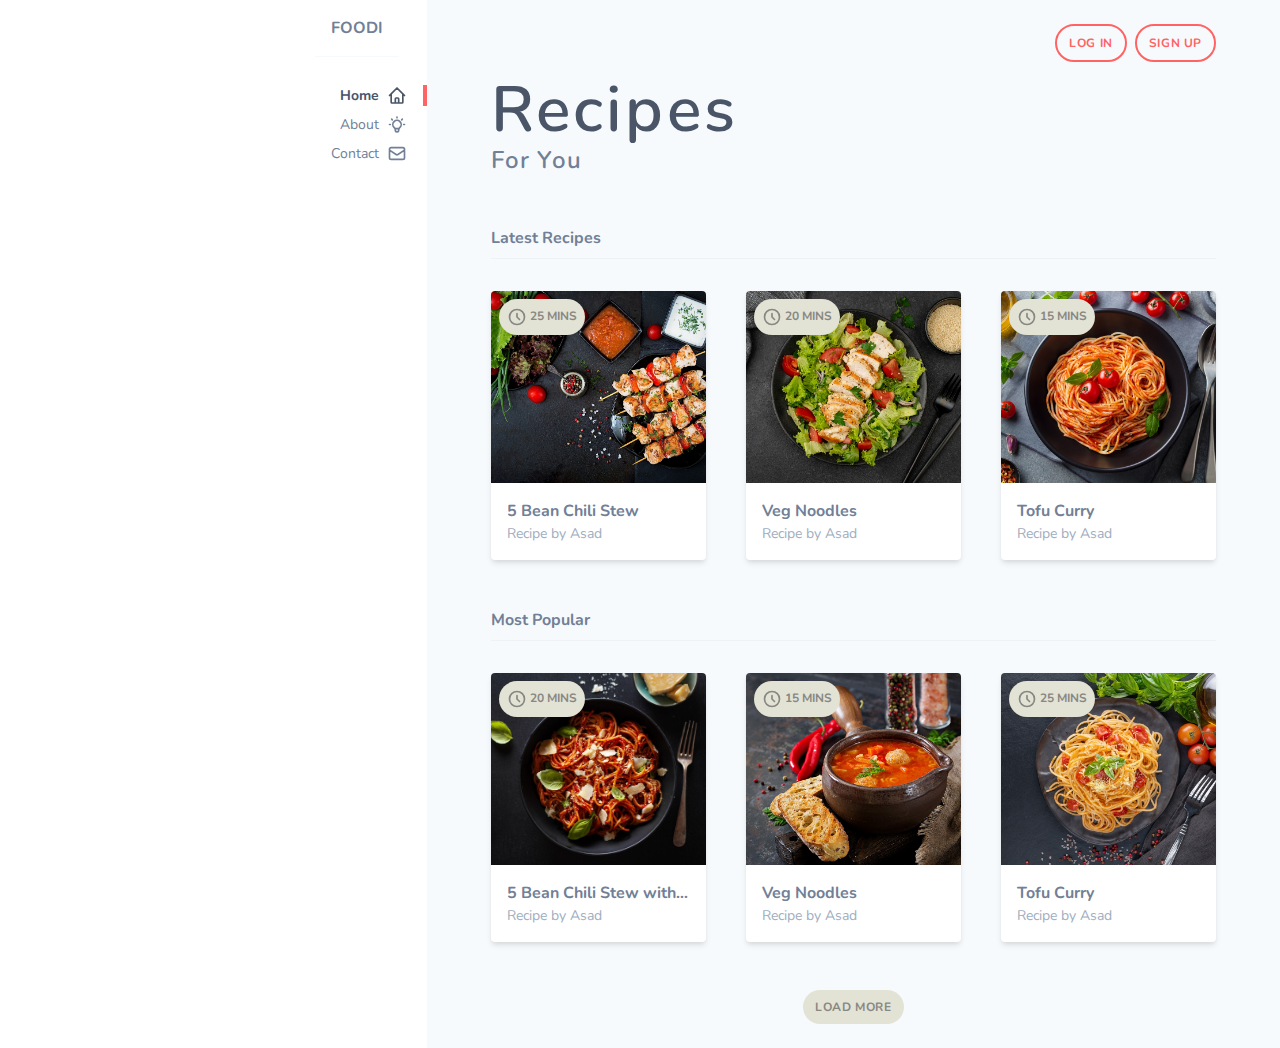
<file: 01-Foodi-app/public/index.html>
<html lang="en">
<head>
  <meta charset="UTF-8">
  <meta name="viewport" content="width=device-width, initial-scale=1.0">
  <link rel="shortcut icon" href="./img/favicon.ico" type="image/x-icon">
  <link rel="stylesheet" href="styles.css">
  <title>Foodi App</title>
</head>
<body class="text-gray-600 font-body">

  <div class="grid md:grid-cols-3">
    <div class="md:col-span-1 md:flex md:justify-end">
      <nav class="text-right">
        <div class="flex justify-between items-center">
          <h1 class="font-bold uppercase p-4 border-b border-gray-100">
            <a href="/" class="hover:text-gray-700">Foodi</a>
          </h1>
          <div class="px-4 cursor-pointer md:hidden" id="burger">
            <svg class="w-6 h-6" fill="none" stroke-linecap="round" stroke-linejoin="round" stroke-width="2" stroke="currentColor" viewBox="0 0 24 24"><path d="M4 6h16M4 12h16M4 18h16"></path></svg>
          </div>
        </div>
        <ul class="text-sm mt-6 hidden md:block" id="menu">
          <li class="text-gray-700 font-bold py-1">
            <a href="#" class="block px-4 flex justify-end border-r-4 border-primary">
              <span>Home</span>
              <svg class="w-5 ml-2" fill="none" stroke-linecap="round" stroke-linejoin="round" stroke-width="2" stroke="currentColor" viewBox="0 0 24 24"><path d="M3 12l2-2m0 0l7-7 7 7M5 10v10a1 1 0 001 1h3m10-11l2 2m-2-2v10a1 1 0 01-1 1h-3m-6 0a1 1 0 001-1v-4a1 1 0 011-1h2a1 1 0 011 1v4a1 1 0 001 1m-6 0h6"></path></svg>
            </a>
          </li>
          <li class="py-1">
            <a href="#" class="block px-4 flex justify-end border-r-4 border-white">
              <span>About</span>
              <svg class="w-5 ml-2" fill="none" stroke-linecap="round" stroke-linejoin="round" stroke-width="2" stroke="currentColor" viewBox="0 0 24 24"><path d="M9.663 17h4.673M12 3v1m6.364 1.636l-.707.707M21 12h-1M4 12H3m3.343-5.657l-.707-.707m2.828 9.9a5 5 0 117.072 0l-.548.547A3.374 3.374 0 0014 18.469V19a2 2 0 11-4 0v-.531c0-.895-.356-1.754-.988-2.386l-.548-.547z"></path></svg>
            </a>
          </li>
          <li class="py-1">
            <a href="#" class="block px-4 flex justify-end border-r-4 border-white">
              <span>Contact</span>
              <svg class="w-5 ml-2" fill="none" stroke-linecap="round" stroke-linejoin="round" stroke-width="2" stroke="currentColor" viewBox="0 0 24 24"><path d="M3 8l7.89 5.26a2 2 0 002.22 0L21 8M5 19h14a2 2 0 002-2V7a2 2 0 00-2-2H5a2 2 0 00-2 2v10a2 2 0 002 2z"></path></svg>
            </a>
          </li>
        </ul>
      </nav>
    </div>
  
    <main class="px-16 py-6 md:col-span-2 bg-gray-100">
      <div class="flex justify-center md:justify-end">
        <a href="#" class="btn text-primary border-primary md:border-2 hover:bg-primary hover:text-white transition ease-out duration-500">Log in</a>
        <a href="#" class="btn text-primary ml-2 border-primary md:border-2 hover:bg-primary hover:text-white transition ease-out duration-500">Sign up</a>
      </div>

      <header class="mt-4">
        <h2 class="text-gray-700 text-6xl font-semibold leading-none tracking-wider">Recipes</h2>
        <h3 class="text-2xl font-semibold tracking-wider">For You</h3>
      </header>

      <div>
        <h4 class="font-bold pb-2 mt-12 border-b border-gray-200">Latest Recipes</h4>
  
        <div class="mt-8 grid lg:grid-cols-3 gap-10">
          <!-- cards go here -->
          <div class="card hover:shadow-lg cursor-pointer"> 
            <img src="img/01.jpg" alt="stew" class="h-32 sm:h-48 w-full object-cover">
            <div class="m-4">
              <span class="font-bold">5 Bean Chili Stew</span>
              <span class="block text-gray-500 text-sm">Recipe by Asad</span>
            </div>
            <div class="badge">
              <svg class="inline-block w-5" fill="none" stroke-linecap="round" stroke-linejoin="round" stroke-width="2" stroke="currentColor" viewBox="0 0 24 24"><path d="M12 8v4l3 3m6-3a9 9 0 11-18 0 9 9 0 0118 0z"></path></svg>
              <span>25 mins</span>
            </div>
          </div>
          <div class="card hover:shadow-lg cursor-pointer"> 
            <img src="img/02.jpg" alt="noodles" class="h-32 sm:h-48 w-full object-cover">
            <div class="m-4">
              <span class="font-bold">Veg Noodles</span>
              <span class="block text-gray-500 text-sm">Recipe by Asad</span>
            </div>
            <div class="badge">
              <svg class="inline-block w-5" fill="none" stroke-linecap="round" stroke-linejoin="round" stroke-width="2" stroke="currentColor" viewBox="0 0 24 24"><path d="M12 8v4l3 3m6-3a9 9 0 11-18 0 9 9 0 0118 0z"></path></svg>
              <span>20 mins</span>
            </div>
          </div>
          <div class="card hover:shadow-lg cursor-pointer"> 
            <img src="img/03.jpg" alt="curry" class="h-32 sm:h-48 w-full object-cover">
            <div class="m-4">
              <span class="font-bold">Tofu Curry</span>
              <span class="block text-gray-500 text-sm">Recipe by Asad</span>
            </div>
            <div class="badge">
              <svg class="inline-block w-5" fill="none" stroke-linecap="round" stroke-linejoin="round" stroke-width="2" stroke="currentColor" viewBox="0 0 24 24"><path d="M12 8v4l3 3m6-3a9 9 0 11-18 0 9 9 0 0118 0z"></path></svg>
              <span>15 mins</span>
            </div>
          </div>
        </div>

        <h4 class="font-bold pb-2 mt-12 border-b border-gray-200">Most Popular</h4>

        <div class="mt-8 grid lg:grid-cols-3 gap-10">
          <!-- cards go here -->
          <div class="card hover:shadow-lg cursor-pointer"> 
            <img src="img/04.jpg" alt="stew" class="h-32 sm:h-48 w-full object-cover">
            <div class="m-4">
              <span class="font-bold truncate block">5 Bean Chili Stew with Feta Cheese</span>
              <span class="block text-gray-500 text-sm">Recipe by Asad</span>
            </div>
            <div class="badge">
              <svg class="inline-block w-5" fill="none" stroke-linecap="round" stroke-linejoin="round" stroke-width="2" stroke="currentColor" viewBox="0 0 24 24"><path d="M12 8v4l3 3m6-3a9 9 0 11-18 0 9 9 0 0118 0z"></path></svg>
              <span>20 mins</span>
            </div>
          </div>
          <div class="card hover:shadow-lg cursor-pointer"> 
            <img src="img/05.jpg" alt="noodles" class="h-32 sm:h-48 w-full object-cover">
            <div class="m-4">
              <span class="font-bold">Veg Noodles</span>
              <span class="block text-gray-500 text-sm">Recipe by Asad</span>
            </div>
            <div class="badge">
              <svg class="inline-block w-5" fill="none" stroke-linecap="round" stroke-linejoin="round" stroke-width="2" stroke="currentColor" viewBox="0 0 24 24"><path d="M12 8v4l3 3m6-3a9 9 0 11-18 0 9 9 0 0118 0z"></path></svg>
              <span>15 mins</span>
            </div>
          </div>
          <div class="card hover:shadow-lg cursor-pointer"> 
            <img src="img/06.jpg" alt="curry" class="h-32 sm:h-48 w-full object-cover">
            <div class="m-4">
              <span class="font-bold">Tofu Curry</span>
              <span class="block text-gray-500 text-sm">Recipe by Asad</span>
            </div>
            <div class="badge">
              <svg class="inline-block w-5" fill="none" stroke-linecap="round" stroke-linejoin="round" stroke-width="2" stroke="currentColor" viewBox="0 0 24 24"><path d="M12 8v4l3 3m6-3a9 9 0 11-18 0 9 9 0 0118 0z"></path></svg>
              <span>25 mins</span>
            </div>
          </div>
        </div>
      </div>

      <div class="mt-12 flex justify-center">
        <div class="btn bg-secondary-100 text-secondary-200 inline-block hover:shadow-inner transform hover:scale-125 hover:bg-opacity-50 transition ease-out duration-300">Load more</div>
      </div>    
    </main>
  </div>

  <script src="index.js"></script>
</body>
</html>
</file>
